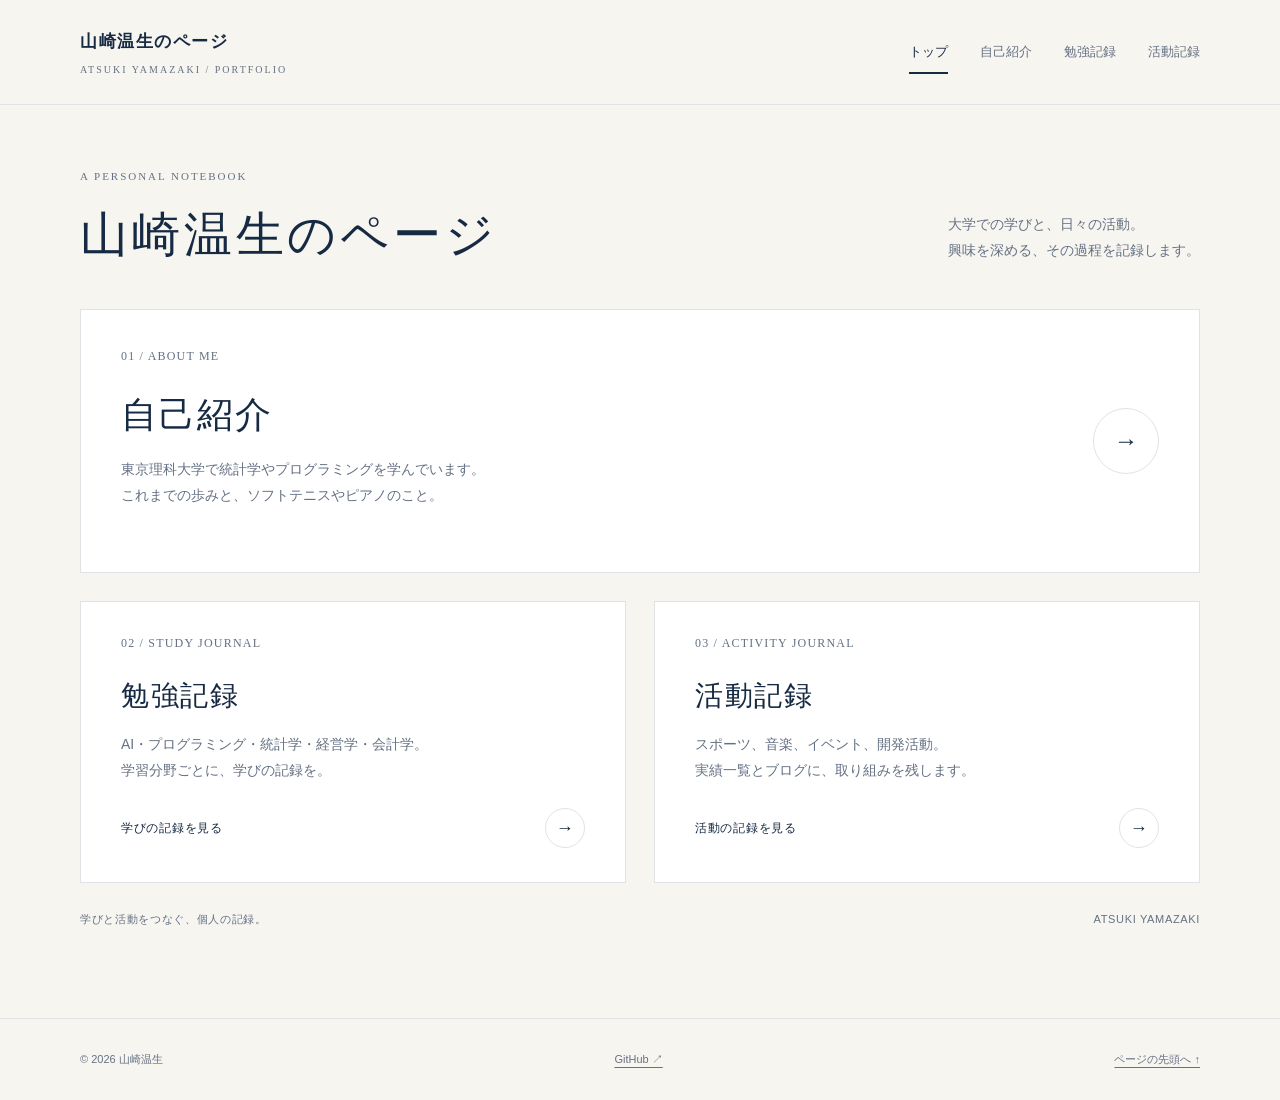
<file: index.html>
<!doctype html>
<html lang="ja"><head><meta charset="utf-8"><meta name="viewport" content="width=device-width, initial-scale=1"><meta name="description" content="山崎温生のポートフォリオ。自己紹介、大学生活の学びと活動の記録。"><meta name="theme-color" content="#F7F5F0"><title>山崎温生のページ</title><link rel="icon" href="assets/favicon.svg" type="image/svg+xml"><link rel="stylesheet" href="assets/style.css"><script src="assets/app.js" defer></script></head>
<body id="top"><a class="skip-link" href="#main">本文へスキップ</a><header class="site-header"><div class="container header-inner"><a class="brand" href="index.html">山崎温生のページ<small>ATSUKI YAMAZAKI / PORTFOLIO</small></a><button class="menu-toggle" type="button" aria-controls="navigation" aria-expanded="false" hidden>メニュー</button><nav id="navigation" aria-label="メインナビゲーション"><a href="index.html" aria-current="page">トップ</a><a href="about.html">自己紹介</a><a href="study.html">勉強記録</a><a href="activities.html">活動記録</a></nav></div></header>
<main id="main" class="container"><section class="home-intro" aria-labelledby="home-title"><div><p class="eyebrow">A PERSONAL NOTEBOOK</p><h1 id="home-title">山崎温生のページ</h1></div><p>大学での学びと、日々の活動。<br>興味を深める、その過程を記録します。</p></section><div class="home-grid"><a class="portal portal-main" href="about.html"><div><p class="index">01 / ABOUT ME</p><h2>自己紹介</h2><p>東京理科大学で統計学やプログラミングを学んでいます。<br>これまでの歩みと、ソフトテニスやピアノのこと。</p></div><span class="arrow" aria-hidden="true">→</span></a><a class="portal" href="study.html"><p class="index">02 / STUDY JOURNAL</p><h2>勉強記録</h2><p>AI・プログラミング・統計学・経営学・会計学。<br>学習分野ごとに、学びの記録を。</p><div class="portal-foot"><span>学びの記録を見る</span><span class="arrow" aria-hidden="true">→</span></div></a><a class="portal" href="activities.html"><p class="index">03 / ACTIVITY JOURNAL</p><h2>活動記録</h2><p>スポーツ、音楽、イベント、開発活動。<br>実績一覧とブログに、取り組みを残します。</p><div class="portal-foot"><span>活動の記録を見る</span><span class="arrow" aria-hidden="true">→</span></div></a></div><div class="home-note"><span>学びと活動をつなぐ、個人の記録。</span><span>ATSUKI YAMAZAKI</span></div></main><footer class="site-footer"><div class="container footer-inner"><p>© 2026 山崎温生</p><a href="https://github.com/Atsukizaki" target="_blank" rel="noopener noreferrer" aria-label="GitHub（新しいタブで開きます）">GitHub ↗</a><a class="back-top" href="#top">ページの先頭へ ↑</a></div></footer></body></html>
</file>
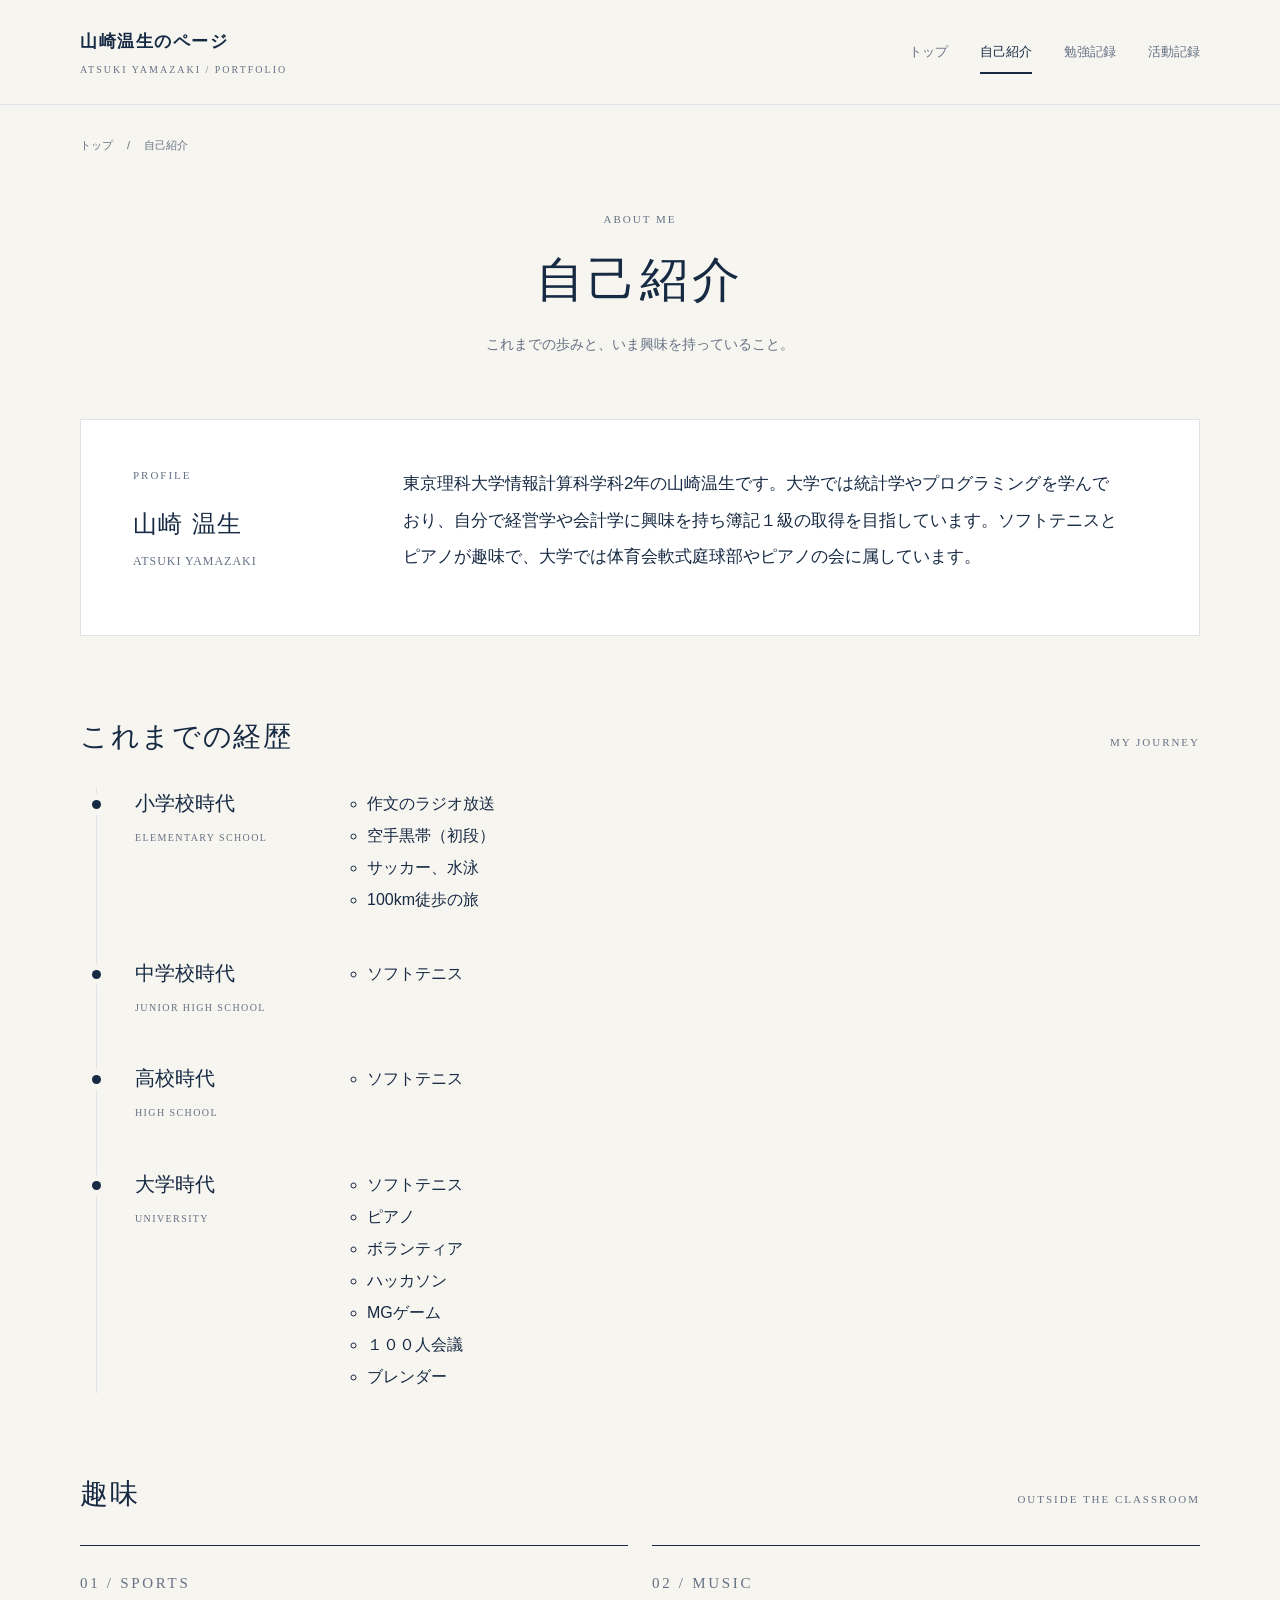
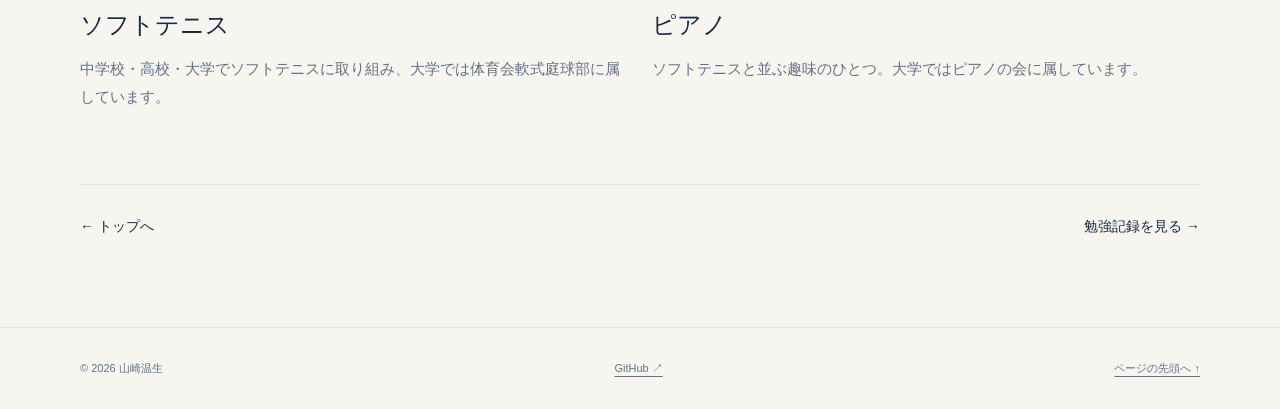
<file: about.html>
<!doctype html>
<html lang="ja"><head><meta charset="utf-8"><meta name="viewport" content="width=device-width, initial-scale=1"><meta name="description" content="山崎温生のポートフォリオ。自己紹介、大学生活の学びと活動の記録。"><meta name="theme-color" content="#F7F5F0"><title>自己紹介 | 山崎温生のページ</title><link rel="icon" href="assets/favicon.svg" type="image/svg+xml"><link rel="stylesheet" href="assets/style.css"><script src="assets/app.js" defer></script></head>
<body id="top"><a class="skip-link" href="#main">本文へスキップ</a><header class="site-header"><div class="container header-inner"><a class="brand" href="index.html">山崎温生のページ<small>ATSUKI YAMAZAKI / PORTFOLIO</small></a><button class="menu-toggle" type="button" aria-controls="navigation" aria-expanded="false" hidden>メニュー</button><nav id="navigation" aria-label="メインナビゲーション"><a href="index.html">トップ</a><a href="about.html" aria-current="page">自己紹介</a><a href="study.html">勉強記録</a><a href="activities.html">活動記録</a></nav></div></header>
<main id="main" class="container"><div class="breadcrumb"><a href="index.html">トップ</a><span aria-hidden="true">/</span><span>自己紹介</span></div><header class="page-heading"><p class="eyebrow">ABOUT ME</p><h1>自己紹介</h1><p>これまでの歩みと、いま興味を持っていること。</p></header><section class="about-intro" aria-labelledby="name"><div><p class="eyebrow">PROFILE</p><h2 id="name">山崎 温生</h2><p class="name-en">ATSUKI YAMAZAKI</p></div><p class="bio">東京理科大学情報計算科学科2年の山崎温生です。大学では統計学やプログラミングを学んでおり、自分で経営学や会計学に興味を持ち簿記１級の取得を目指しています。ソフトテニスとピアノが趣味で、大学では体育会軟式庭球部やピアノの会に属しています。</p></section><section class="section" aria-labelledby="history-title"><div class="section-title"><h2 id="history-title">これまでの経歴</h2><p class="eyebrow">MY JOURNEY</p></div><ol class="timeline"><li><div><h3>小学校時代</h3><small>ELEMENTARY SCHOOL</small></div><ul><li>作文のラジオ放送</li><li>空手黒帯（初段）</li><li>サッカー、水泳</li><li>100km徒歩の旅</li></ul></li><li><div><h3>中学校時代</h3><small>JUNIOR HIGH SCHOOL</small></div><ul><li>ソフトテニス</li></ul></li><li><div><h3>高校時代</h3><small>HIGH SCHOOL</small></div><ul><li>ソフトテニス</li></ul></li><li><div><h3>大学時代</h3><small>UNIVERSITY</small></div><ul><li>ソフトテニス</li><li>ピアノ</li><li>ボランティア</li><li>ハッカソン</li><li>MGゲーム</li><li>１００人会議</li><li>ブレンダー</li></ul></li></ol></section><section class="section" aria-labelledby="hobbies-title"><div class="section-title"><h2 id="hobbies-title">趣味</h2><p class="eyebrow">OUTSIDE THE CLASSROOM</p></div><div class="interests"><article class="interest"><p class="eyebrow">01 / SPORTS</p><h3>ソフトテニス</h3><p>中学校・高校・大学でソフトテニスに取り組み、大学では体育会軟式庭球部に属しています。</p></article><article class="interest"><p class="eyebrow">02 / MUSIC</p><h3>ピアノ</h3><p>ソフトテニスと並ぶ趣味のひとつ。大学ではピアノの会に属しています。</p></article></div></section><div class="next-page"><a href="index.html">← トップへ</a><a href="study.html">勉強記録を見る →</a></div></main><footer class="site-footer"><div class="container footer-inner"><p>© 2026 山崎温生</p><a href="https://github.com/Atsukizaki" target="_blank" rel="noopener noreferrer" aria-label="GitHub（新しいタブで開きます）">GitHub ↗</a><a class="back-top" href="#top">ページの先頭へ ↑</a></div></footer></body></html>
</file>
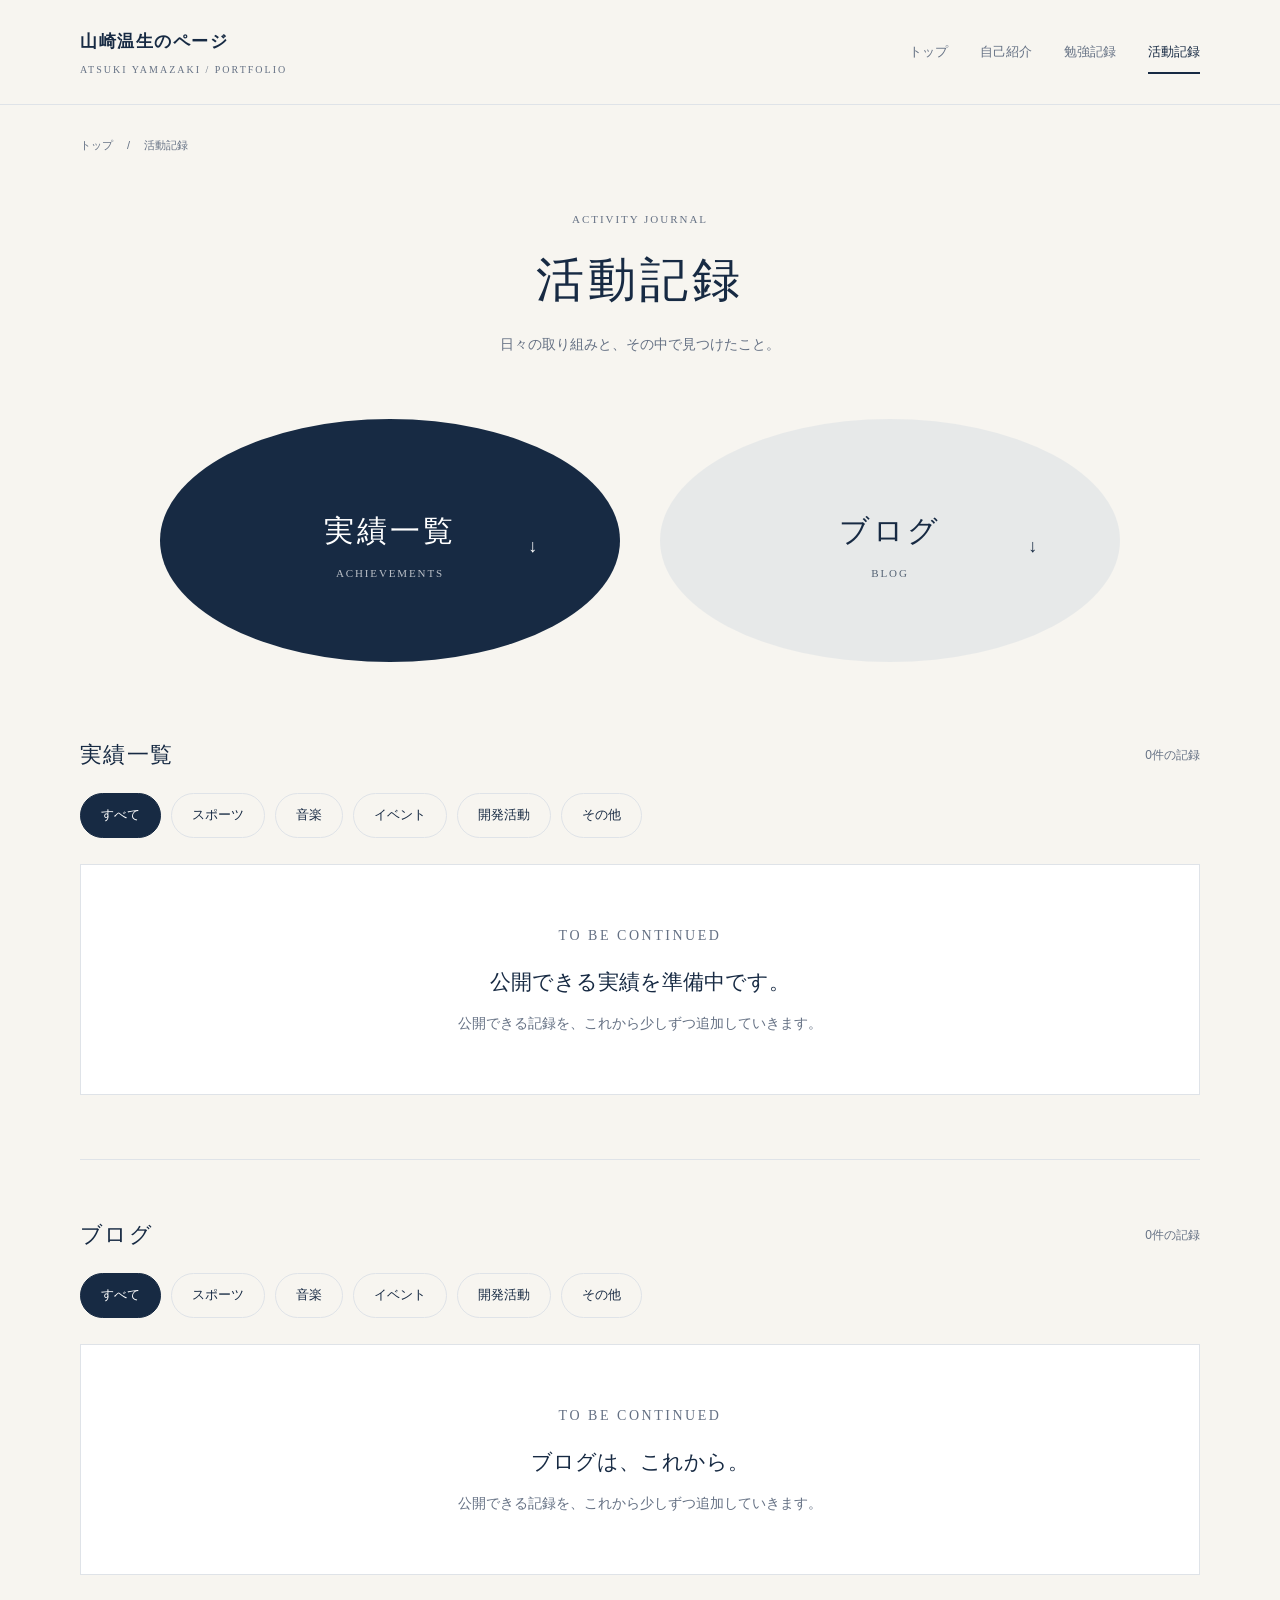
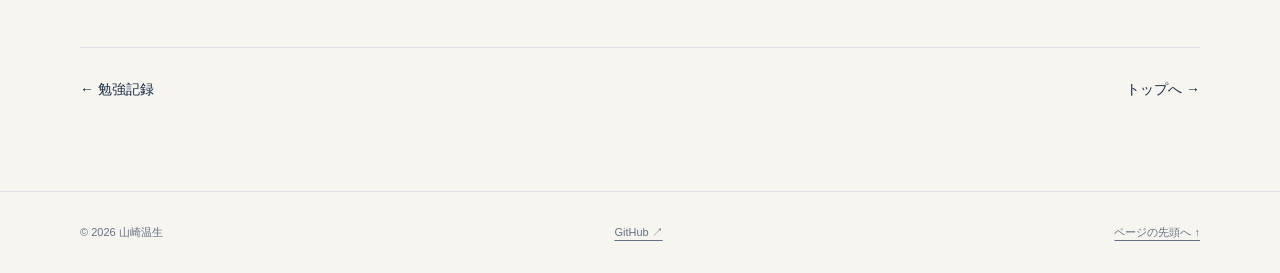
<file: activities.html>
<!doctype html>
<html lang="ja"><head><meta charset="utf-8"><meta name="viewport" content="width=device-width, initial-scale=1"><meta name="description" content="山崎温生のポートフォリオ。自己紹介、大学生活の学びと活動の記録。"><meta name="theme-color" content="#F7F5F0"><title>活動記録 | 山崎温生のページ</title><link rel="icon" href="assets/favicon.svg" type="image/svg+xml"><link rel="stylesheet" href="assets/style.css"><script src="assets/app.js" defer></script></head>
<body id="top"><a class="skip-link" href="#main">本文へスキップ</a><header class="site-header"><div class="container header-inner"><a class="brand" href="index.html">山崎温生のページ<small>ATSUKI YAMAZAKI / PORTFOLIO</small></a><button class="menu-toggle" type="button" aria-controls="navigation" aria-expanded="false" hidden>メニュー</button><nav id="navigation" aria-label="メインナビゲーション"><a href="index.html">トップ</a><a href="about.html">自己紹介</a><a href="study.html">勉強記録</a><a href="activities.html" aria-current="page">活動記録</a></nav></div></header>
<main id="main" class="container"><div class="breadcrumb"><a href="index.html">トップ</a><span aria-hidden="true">/</span><span>活動記録</span></div><header class="page-heading"><p class="eyebrow">ACTIVITY JOURNAL</p><h1>活動記録</h1><p>日々の取り組みと、その中で見つけたこと。</p></header><div class="activity-portals"><a class="oval-link" href="#achievements"><strong>実績一覧</strong><small>ACHIEVEMENTS</small><span aria-hidden="true">↓</span></a><a class="oval-link" href="#posts"><strong>ブログ</strong><small>BLOG</small><span aria-hidden="true">↓</span></a></div><section id="achievements" class="activity-section" data-collection="achievements" data-categories="スポーツ,音楽,イベント,開発活動,その他" data-empty-title="公開できる実績を準備中です。" aria-labelledby="achievements-title"><div class="collection-header"><h2 id="achievements-title">実績一覧</h2><p class="count" role="status" aria-live="polite">読み込み中</p></div><div class="filters" role="group" aria-label="分野で絞り込み" hidden><button type="button" data-filter="all" aria-pressed="true">すべて</button><button type="button" data-filter="スポーツ" aria-pressed="false">スポーツ</button><button type="button" data-filter="音楽" aria-pressed="false">音楽</button><button type="button" data-filter="イベント" aria-pressed="false">イベント</button><button type="button" data-filter="開発活動" aria-pressed="false">開発活動</button><button type="button" data-filter="その他" aria-pressed="false">その他</button></div><div class="record-list"><div class="empty-state"><p>記録を読み込んでいます。</p></div></div></section><section id="posts" class="activity-section" data-collection="posts" data-categories="スポーツ,音楽,イベント,開発活動,その他" data-empty-title="ブログは、これから。" aria-labelledby="posts-title"><div class="collection-header"><h2 id="posts-title">ブログ</h2><p class="count" role="status" aria-live="polite">読み込み中</p></div><div class="filters" role="group" aria-label="分野で絞り込み" hidden><button type="button" data-filter="all" aria-pressed="true">すべて</button><button type="button" data-filter="スポーツ" aria-pressed="false">スポーツ</button><button type="button" data-filter="音楽" aria-pressed="false">音楽</button><button type="button" data-filter="イベント" aria-pressed="false">イベント</button><button type="button" data-filter="開発活動" aria-pressed="false">開発活動</button><button type="button" data-filter="その他" aria-pressed="false">その他</button></div><div class="record-list"><div class="empty-state"><p>記録を読み込んでいます。</p></div></div></section><p id="data-status" class="data-status" role="status"></p><noscript><p class="no-script">記録の表示と絞り込みにはJavaScriptが必要です。自己紹介とページ移動はそのままご利用いただけます。</p></noscript><div class="next-page"><a href="study.html">← 勉強記録</a><a href="index.html">トップへ →</a></div></main><footer class="site-footer"><div class="container footer-inner"><p>© 2026 山崎温生</p><a href="https://github.com/Atsukizaki" target="_blank" rel="noopener noreferrer" aria-label="GitHub（新しいタブで開きます）">GitHub ↗</a><a class="back-top" href="#top">ページの先頭へ ↑</a></div></footer></body></html>
</file>
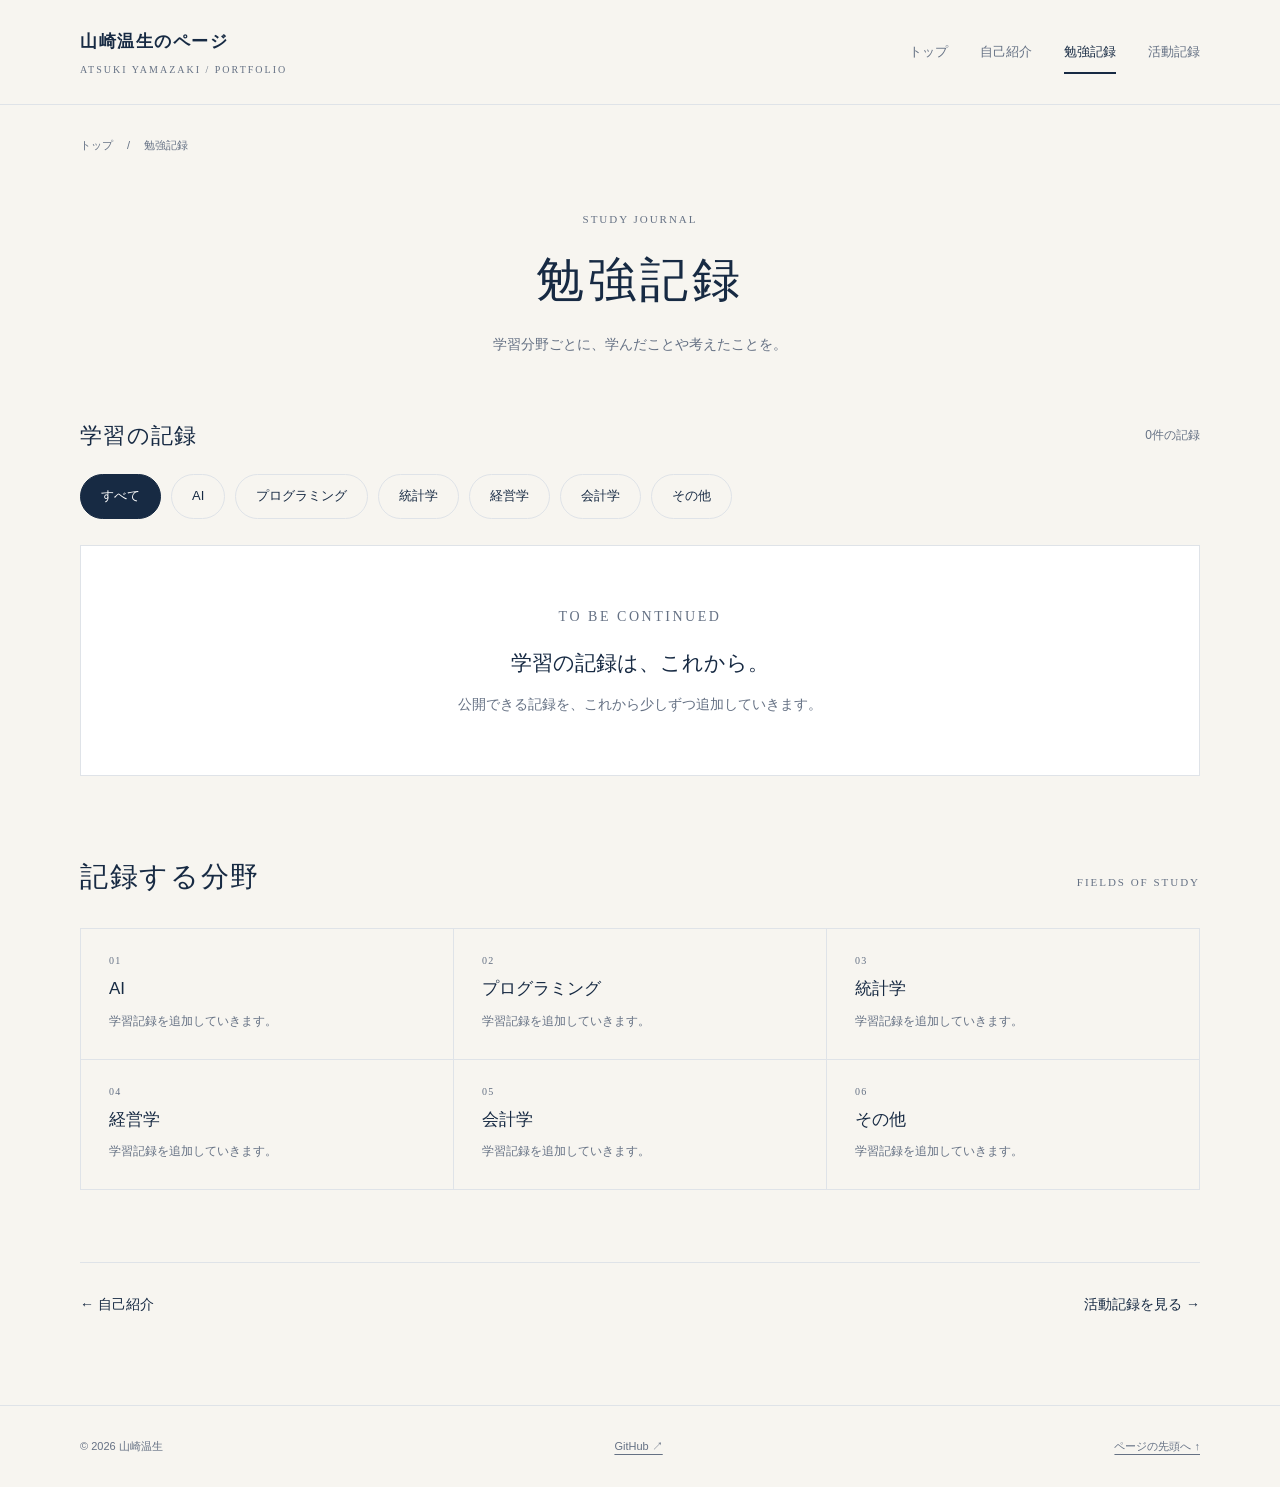
<file: study.html>
<!doctype html>
<html lang="ja"><head><meta charset="utf-8"><meta name="viewport" content="width=device-width, initial-scale=1"><meta name="description" content="山崎温生のポートフォリオ。自己紹介、大学生活の学びと活動の記録。"><meta name="theme-color" content="#F7F5F0"><title>勉強記録 | 山崎温生のページ</title><link rel="icon" href="assets/favicon.svg" type="image/svg+xml"><link rel="stylesheet" href="assets/style.css"><script src="assets/app.js" defer></script></head>
<body id="top"><a class="skip-link" href="#main">本文へスキップ</a><header class="site-header"><div class="container header-inner"><a class="brand" href="index.html">山崎温生のページ<small>ATSUKI YAMAZAKI / PORTFOLIO</small></a><button class="menu-toggle" type="button" aria-controls="navigation" aria-expanded="false" hidden>メニュー</button><nav id="navigation" aria-label="メインナビゲーション"><a href="index.html">トップ</a><a href="about.html">自己紹介</a><a href="study.html" aria-current="page">勉強記録</a><a href="activities.html">活動記録</a></nav></div></header>
<main id="main" class="container"><div class="breadcrumb"><a href="index.html">トップ</a><span aria-hidden="true">/</span><span>勉強記録</span></div><header class="page-heading"><p class="eyebrow">STUDY JOURNAL</p><h1>勉強記録</h1><p>学習分野ごとに、学んだことや考えたことを。</p></header><section  data-collection="studies" data-categories="AI,プログラミング,統計学,経営学,会計学,その他" data-empty-title="学習の記録は、これから。" aria-labelledby="studies-title"><div class="collection-header"><h2 id="studies-title">学習の記録</h2><p class="count" role="status" aria-live="polite">読み込み中</p></div><div class="filters" role="group" aria-label="分野で絞り込み" hidden><button type="button" data-filter="all" aria-pressed="true">すべて</button><button type="button" data-filter="AI" aria-pressed="false">AI</button><button type="button" data-filter="プログラミング" aria-pressed="false">プログラミング</button><button type="button" data-filter="統計学" aria-pressed="false">統計学</button><button type="button" data-filter="経営学" aria-pressed="false">経営学</button><button type="button" data-filter="会計学" aria-pressed="false">会計学</button><button type="button" data-filter="その他" aria-pressed="false">その他</button></div><div class="record-list"><div class="empty-state"><p>記録を読み込んでいます。</p></div></div></section><section class="section" aria-labelledby="fields-title"><div class="section-title"><h2 id="fields-title">記録する分野</h2><p class="eyebrow">FIELDS OF STUDY</p></div><div class="field-overview"><div><span>01</span><h3>AI</h3><p>学習記録を追加していきます。</p></div><div><span>02</span><h3>プログラミング</h3><p>学習記録を追加していきます。</p></div><div><span>03</span><h3>統計学</h3><p>学習記録を追加していきます。</p></div><div><span>04</span><h3>経営学</h3><p>学習記録を追加していきます。</p></div><div><span>05</span><h3>会計学</h3><p>学習記録を追加していきます。</p></div><div><span>06</span><h3>その他</h3><p>学習記録を追加していきます。</p></div></div></section><p id="data-status" class="data-status" role="status"></p><noscript><p class="no-script">記録の表示と絞り込みにはJavaScriptが必要です。自己紹介とページ移動はそのままご利用いただけます。</p></noscript><div class="next-page"><a href="about.html">← 自己紹介</a><a href="activities.html">活動記録を見る →</a></div></main><footer class="site-footer"><div class="container footer-inner"><p>© 2026 山崎温生</p><a href="https://github.com/Atsukizaki" target="_blank" rel="noopener noreferrer" aria-label="GitHub（新しいタブで開きます）">GitHub ↗</a><a class="back-top" href="#top">ページの先頭へ ↑</a></div></footer></body></html>
</file>
<file: assets/style.css>
﻿:root{--paper:#F7F5F0;--navy:#172A43;--white:#FFF;--muted:#657184;--line:#DFE3E8}*{box-sizing:border-box}html{scroll-behavior:smooth;scroll-padding-top:32px}body{margin:0;background:var(--paper);color:var(--navy);font-family:'Noto Sans JP','Hiragino Kaku Gothic ProN','Yu Gothic',Meiryo,sans-serif;font-size:16px;line-height:1.9;-webkit-font-smoothing:antialiased}a{color:inherit;text-decoration:none}button{font:inherit;color:inherit;cursor:pointer}a,button{touch-action:manipulation}a:focus-visible,button:focus-visible{outline:2px solid var(--navy);outline-offset:6px}[hidden]{display:none!important}h1,h2,h3,p{overflow-wrap:anywhere}h1,h2,h3{line-height:1.5}h1,h2,h3,p{margin-top:0}h1{font-size:clamp(32px,4vw,48px);font-weight:500;letter-spacing:.08em}h2{font-size:28px;font-weight:500;letter-spacing:.06em}h3{font-size:20px;font-weight:500}p{margin-bottom:20px}.container{width:min(1120px,calc(100% - 96px));margin-inline:auto}.site-header{border-bottom:1px solid var(--line)}.header-inner{min-height:104px;display:flex;align-items:center;justify-content:space-between;gap:32px}.brand{font-size:17px;letter-spacing:.09em;font-weight:600;white-space:nowrap}.brand small{display:block;font:10px/1.6 Georgia,serif;letter-spacing:.2em;color:var(--muted);margin-top:3px}nav{display:flex;gap:32px;font-size:13px}nav a{position:relative;padding:12px 0}nav a[aria-current]::after{content:'';height:2px;background:var(--navy);position:absolute;bottom:2px;left:0;right:0}nav a:not([aria-current]){color:var(--muted)}nav a:hover{color:var(--navy)}.menu-toggle{display:none;border:1px solid var(--line);background:transparent;padding:8px 12px;font-size:13px}.skip-link{position:fixed;top:-100px;left:20px;background:var(--navy);color:white;padding:10px 20px;z-index:100}.skip-link:focus{top:12px}.eyebrow{font:11px/1.8 Georgia,serif;letter-spacing:.18em;color:var(--muted);margin-bottom:20px}.home-intro{padding:62px 0 38px;display:flex;align-items:end;justify-content:space-between;gap:32px}.home-intro h1{margin-bottom:0}.home-intro .eyebrow{margin-bottom:12px}.home-intro>p{font-size:14px;color:var(--muted);margin-bottom:7px;line-height:1.9}.home-grid{display:grid;grid-template-columns:1fr 1fr;gap:28px}.portal{display:flex;position:relative;flex-direction:column;padding:34px 40px;background:var(--white);border:1px solid var(--line);min-width:0;transition:border-color .2s,background .2s}.portal:hover{border-color:var(--navy);background:#fcfcfb}.portal-main{grid-column:1/-1;min-height:264px;flex-direction:row;align-items:center;justify-content:space-between;gap:32px}.portal-main h2{font-size:36px;margin-bottom:18px}.portal-main p{max-width:560px;margin-bottom:0;color:var(--muted);font-size:16px}.portal .index{font:12px Georgia,serif;letter-spacing:.1em;color:var(--muted);margin-bottom:24px}.portal h2{margin-bottom:14px}.portal p{font-size:14px;color:var(--muted);margin-bottom:24px}.portal:not(.portal-main){min-height:246px}.portal-foot{margin-top:auto;display:flex;justify-content:space-between;align-items:center;font-size:12px;letter-spacing:.06em}.arrow{display:inline-grid;place-items:center;border:1px solid var(--line);border-radius:50%;width:40px;height:40px;font-size:18px;flex-shrink:0}.portal-main .arrow{width:66px;height:66px;font-size:24px}.home-note{display:flex;justify-content:space-between;padding:26px 0 0;font-size:11px;color:var(--muted);letter-spacing:.06em}.site-footer{margin-top:88px;border-top:1px solid var(--line);padding:30px 0}.footer-inner{display:flex;justify-content:space-between;align-items:center;gap:20px;font-size:11px;color:var(--muted)}.footer-inner p{margin:0}.footer-inner a{text-decoration:underline;text-underline-offset:4px}.breadcrumb{padding-top:30px;display:flex;gap:14px;font-size:11px;color:var(--muted)}.breadcrumb a:hover{text-decoration:underline}.page-heading{text-align:center;padding:54px 0 62px}.page-heading h1{margin-bottom:15px}.page-heading .eyebrow{margin-bottom:14px}.page-heading>p:last-child{font-size:14px;color:var(--muted);margin-bottom:0}.about-intro{display:grid;grid-template-columns:210px 1fr;gap:60px;padding:46px 52px;background:var(--white);border:1px solid var(--line)}.about-intro h2{font-size:24px;margin-bottom:12px}.name-en{font:12px Georgia,serif;letter-spacing:.08em;color:var(--muted)}.bio{font-size:17px;line-height:2.15;margin:0;max-width:720px}.section{margin-top:80px}.section-title{display:flex;justify-content:space-between;align-items:baseline;gap:24px;margin-bottom:30px}.section-title h2{margin:0}.section-title .eyebrow{margin:0}.timeline{margin:0 0 0 16px;padding:0 0 0 38px;border-left:1px solid var(--line);list-style:none}.timeline>li{position:relative;display:grid;grid-template-columns:180px 1fr;gap:32px;padding-bottom:42px}.timeline>li:last-child{padding-bottom:0}.timeline>li::before{content:'';position:absolute;width:9px;height:9px;border-radius:50%;background:var(--navy);left:-43px;top:12px;box-shadow:0 0 0 6px var(--paper)}.timeline h3{margin-bottom:3px}.timeline small{font:10px Georgia,serif;letter-spacing:.14em;color:var(--muted)}.timeline ul{padding-left:20px;margin:0;line-height:2}.interests{display:grid;grid-template-columns:1fr 1fr;gap:24px}.interest{border-top:1px solid var(--navy);padding-top:24px}.interest .eyebrow{margin-bottom:10px}.interest h3{font-size:24px;margin-bottom:12px}.interest p{font-size:15px;color:var(--muted);margin:0}.next-page{margin-top:72px;padding-top:28px;border-top:1px solid var(--line);display:flex;justify-content:space-between;gap:24px;font-size:14px}.next-page a:hover{text-decoration:underline}.filters{display:flex;flex-wrap:wrap;gap:10px;margin:0 0 26px}.filters button{border:1px solid var(--line);background:transparent;padding:9px 20px;border-radius:30px;font-size:13px;min-height:44px}.filters button:hover{border-color:var(--navy)}.filters button[aria-pressed=true]{background:var(--navy);color:white;border-color:var(--navy)}.collection-header{display:flex;align-items:center;justify-content:space-between;gap:20px;margin-bottom:22px}.collection-header h2{font-size:22px;margin:0}.count{font-size:12px;color:var(--muted);margin:0}.record-list{display:grid;gap:18px}.empty-state{border:1px solid var(--line);background:var(--white);text-align:center;padding:58px 24px;grid-column:1/-1}.empty-state .eyebrow{margin-bottom:18px}.empty-state h3{font-size:21px;margin-bottom:12px}.empty-state p{font-size:14px;color:var(--muted);margin:0}.field-overview{display:grid;grid-template-columns:repeat(3,1fr);border-top:1px solid var(--line);border-left:1px solid var(--line)}.field-overview>div{padding:26px 28px;border-bottom:1px solid var(--line);border-right:1px solid var(--line)}.field-overview h3{font-size:17px;margin:0}.field-overview span{display:block;font:10px Georgia,serif;letter-spacing:.12em;color:var(--muted);margin-bottom:10px}.field-overview p{font-size:12px;color:var(--muted);margin:8px 0 0}.activity-portals{display:grid;grid-template-columns:1fr 1fr;gap:40px;max-width:960px;margin:0 auto 76px}.oval-link{position:relative;aspect-ratio:662/350;display:flex;flex-direction:column;justify-content:center;align-items:center;isolation:isolate;color:white}.oval-link::before{content:'';position:absolute;inset:0;z-index:-1;background:var(--navy);mask:url('figma-ellipse.svg') center/100% 100% no-repeat;-webkit-mask:url('figma-ellipse.svg') center/100% 100% no-repeat;transition:background .2s}.oval-link:nth-child(2){color:var(--navy)}.oval-link:nth-child(2)::before{background:#e7e9e9}.oval-link:hover::before{background:#30455f}.oval-link:nth-child(2):hover::before{background:#dce1e5}.oval-link strong{font-size:30px;font-weight:500;letter-spacing:.1em}.oval-link small{font:11px Georgia,serif;letter-spacing:.17em;margin-top:8px;opacity:.7}.oval-link span{position:absolute;right:18%;top:45%;font-size:18px}.activity-section{scroll-margin-top:32px;margin-top:64px}.activity-section+.activity-section{padding-top:58px;border-top:1px solid var(--line)}.record-card{padding:30px 36px;background:var(--white);border:1px solid var(--line)}.record-meta{display:flex;gap:16px;color:var(--muted);font-size:12px;margin-bottom:14px}.record-card h3{margin-bottom:12px}.record-card p{font-size:15px;white-space:pre-line;margin-bottom:0}.record-card a{display:inline-block;margin-top:20px;font-size:13px;text-decoration:underline;text-underline-offset:4px}.data-status{font-size:14px;color:var(--muted)}.data-status:empty{display:none}.no-script{padding:20px;border:1px solid var(--line);font-size:14px}.back-top{white-space:nowrap}@media(min-width:761px){.menu-toggle{display:none!important}}@media(max-width:960px){.container{width:calc(100% - 64px)}nav{gap:22px}.about-intro{grid-template-columns:1fr;gap:24px;padding:36px}.home-intro{align-items:start;flex-direction:column;gap:18px}.home-intro>p br{display:none}.timeline>li{grid-template-columns:150px 1fr}.oval-link strong{font-size:26px}}@media(max-width:760px){.container{width:calc(100% - 40px)}.header-inner{min-height:86px;flex-wrap:wrap;gap:16px;padding-block:18px}.brand{font-size:15px}.brand small{font-size:9px}.menu-toggle:not([hidden]){display:block}nav{width:100%;display:grid;grid-template-columns:1fr 1fr;gap:8px 24px;font-size:13px;padding:8px 0}nav[data-collapsed=true]{display:none}nav a{padding:10px 0}.home-intro{padding:42px 0 28px}.home-intro h1{font-size:29px;letter-spacing:.04em}.home-intro>p{font-size:13px}.home-grid{gap:18px;grid-template-columns:1fr}.portal{padding:26px}.portal-main{grid-column:auto;min-height:270px;align-items:start;gap:14px}.portal-main h2{font-size:29px}.portal-main p{font-size:14px}.portal-main .arrow{width:40px;height:40px;font-size:18px;align-self:end}.portal:not(.portal-main){min-height:220px}.portal h2{font-size:25px}.portal .index{margin-bottom:20px}.home-note{display:block;padding-top:20px}.home-note span{display:block;margin-bottom:6px}.breadcrumb{padding-top:22px}.page-heading{padding:40px 0}.page-heading h1{font-size:34px}.page-heading>p:last-child{font-size:13px}.about-intro{padding:28px 24px;gap:24px}.bio{font-size:16px;line-height:2.05}.section{margin-top:56px}.section-title{display:block;margin-bottom:24px}.section-title h2{font-size:25px}.section-title .eyebrow{margin-top:8px}.timeline{padding-left:28px;margin-left:6px}.timeline>li{display:block;padding-bottom:34px}.timeline>li::before{left:-33px}.timeline ul{margin-top:16px;font-size:15px}.interests{grid-template-columns:1fr;gap:28px}.interest h3{font-size:22px}.next-page{margin-top:48px;font-size:13px}.site-footer{margin-top:56px;padding:24px 0}.footer-inner{flex-wrap:wrap;font-size:10px}.filters{gap:8px}.filters button{padding:8px 15px;font-size:12px}.collection-header h2{font-size:20px}.empty-state{padding:44px 20px}.empty-state h3{font-size:18px}.field-overview{grid-template-columns:1fr 1fr}.field-overview>div{padding:20px}.field-overview h3{font-size:16px}.activity-portals{gap:14px;margin-bottom:48px}.oval-link strong{font-size:19px;letter-spacing:.02em}.oval-link small{font-size:8px;margin-top:5px}.oval-link span{display:none}.activity-section{margin-top:42px}.activity-section+.activity-section{padding-top:40px}.record-card{padding:24px}.record-meta{flex-wrap:wrap;gap:8px 16px}}@media(max-width:360px){.brand{font-size:13px}.menu-toggle{font-size:12px;padding:7px 9px}.home-intro h1{font-size:26px}.portal-main{flex-direction:column}.portal-main .arrow{align-self:end}.oval-link strong{font-size:17px}}@media(prefers-reduced-motion:reduce){html{scroll-behavior:auto}*,*::before,*::after{transition:none!important;animation:none!important}}
</file>
